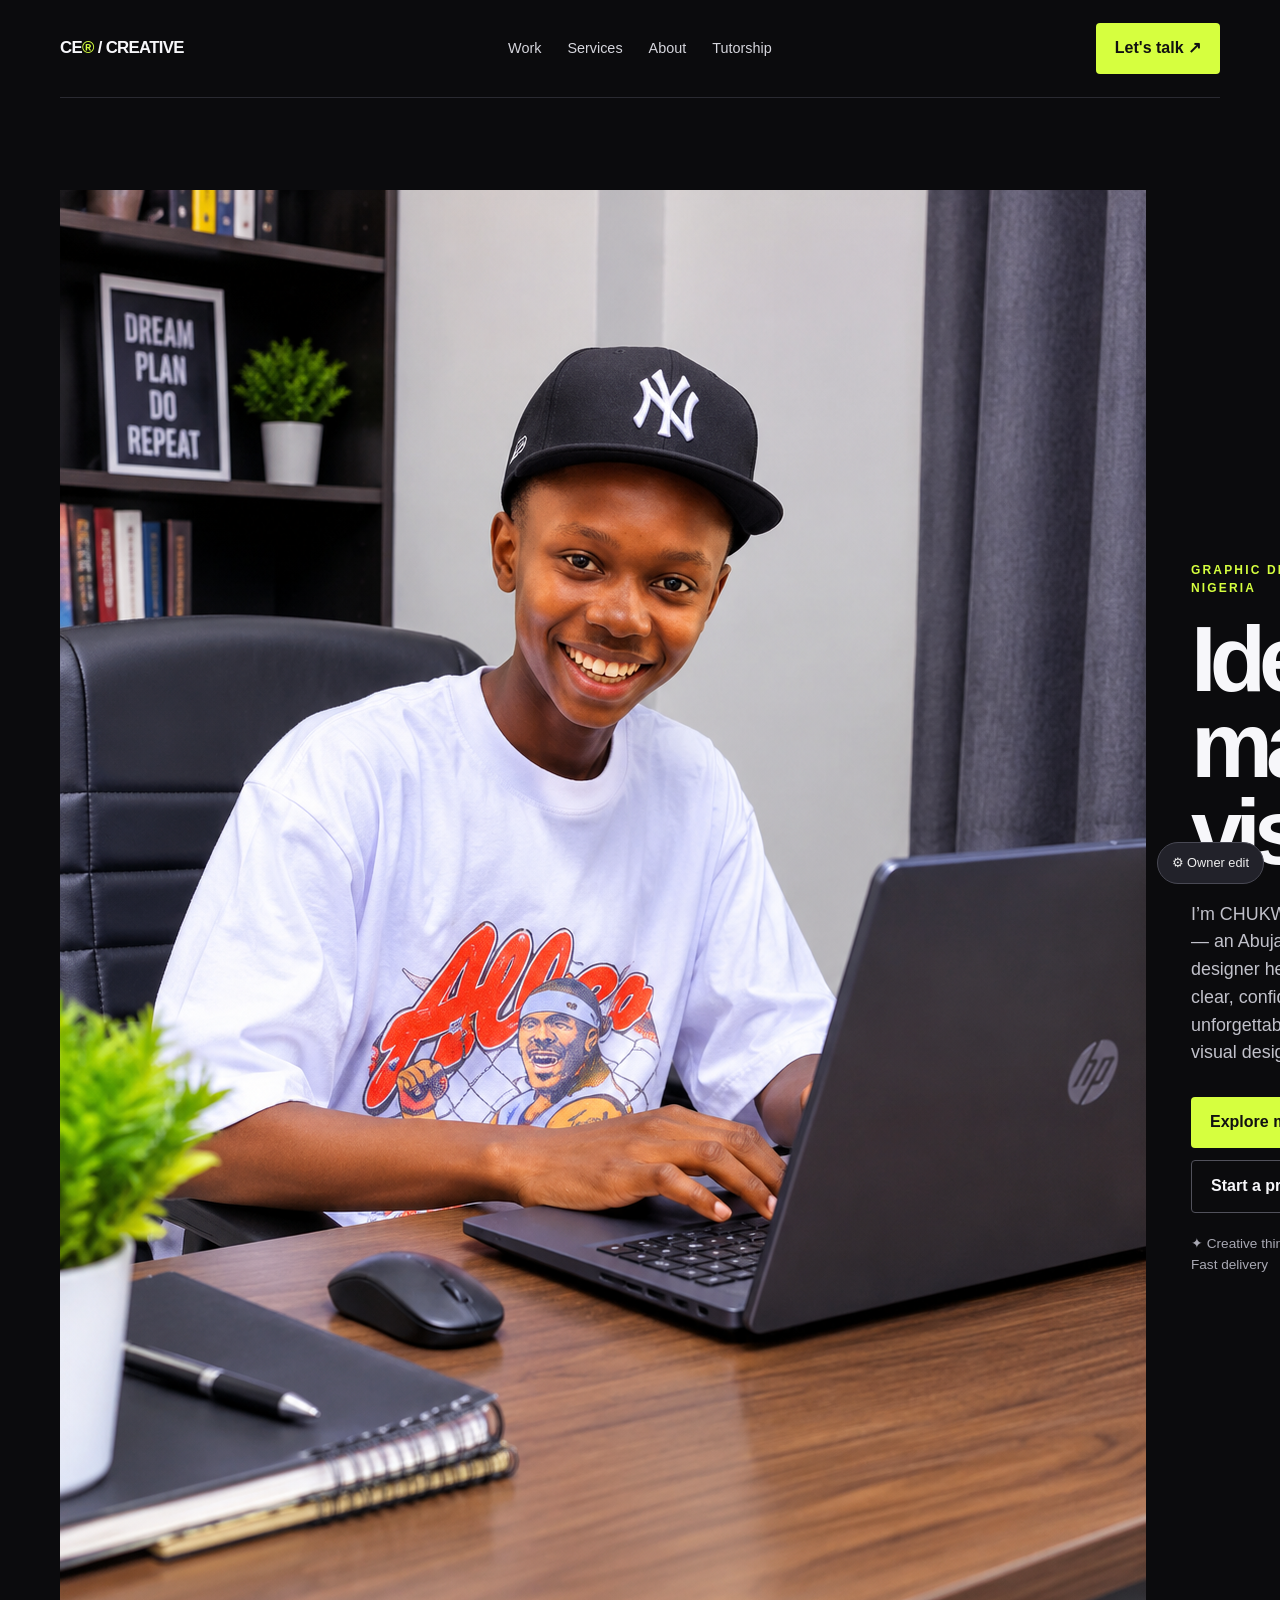
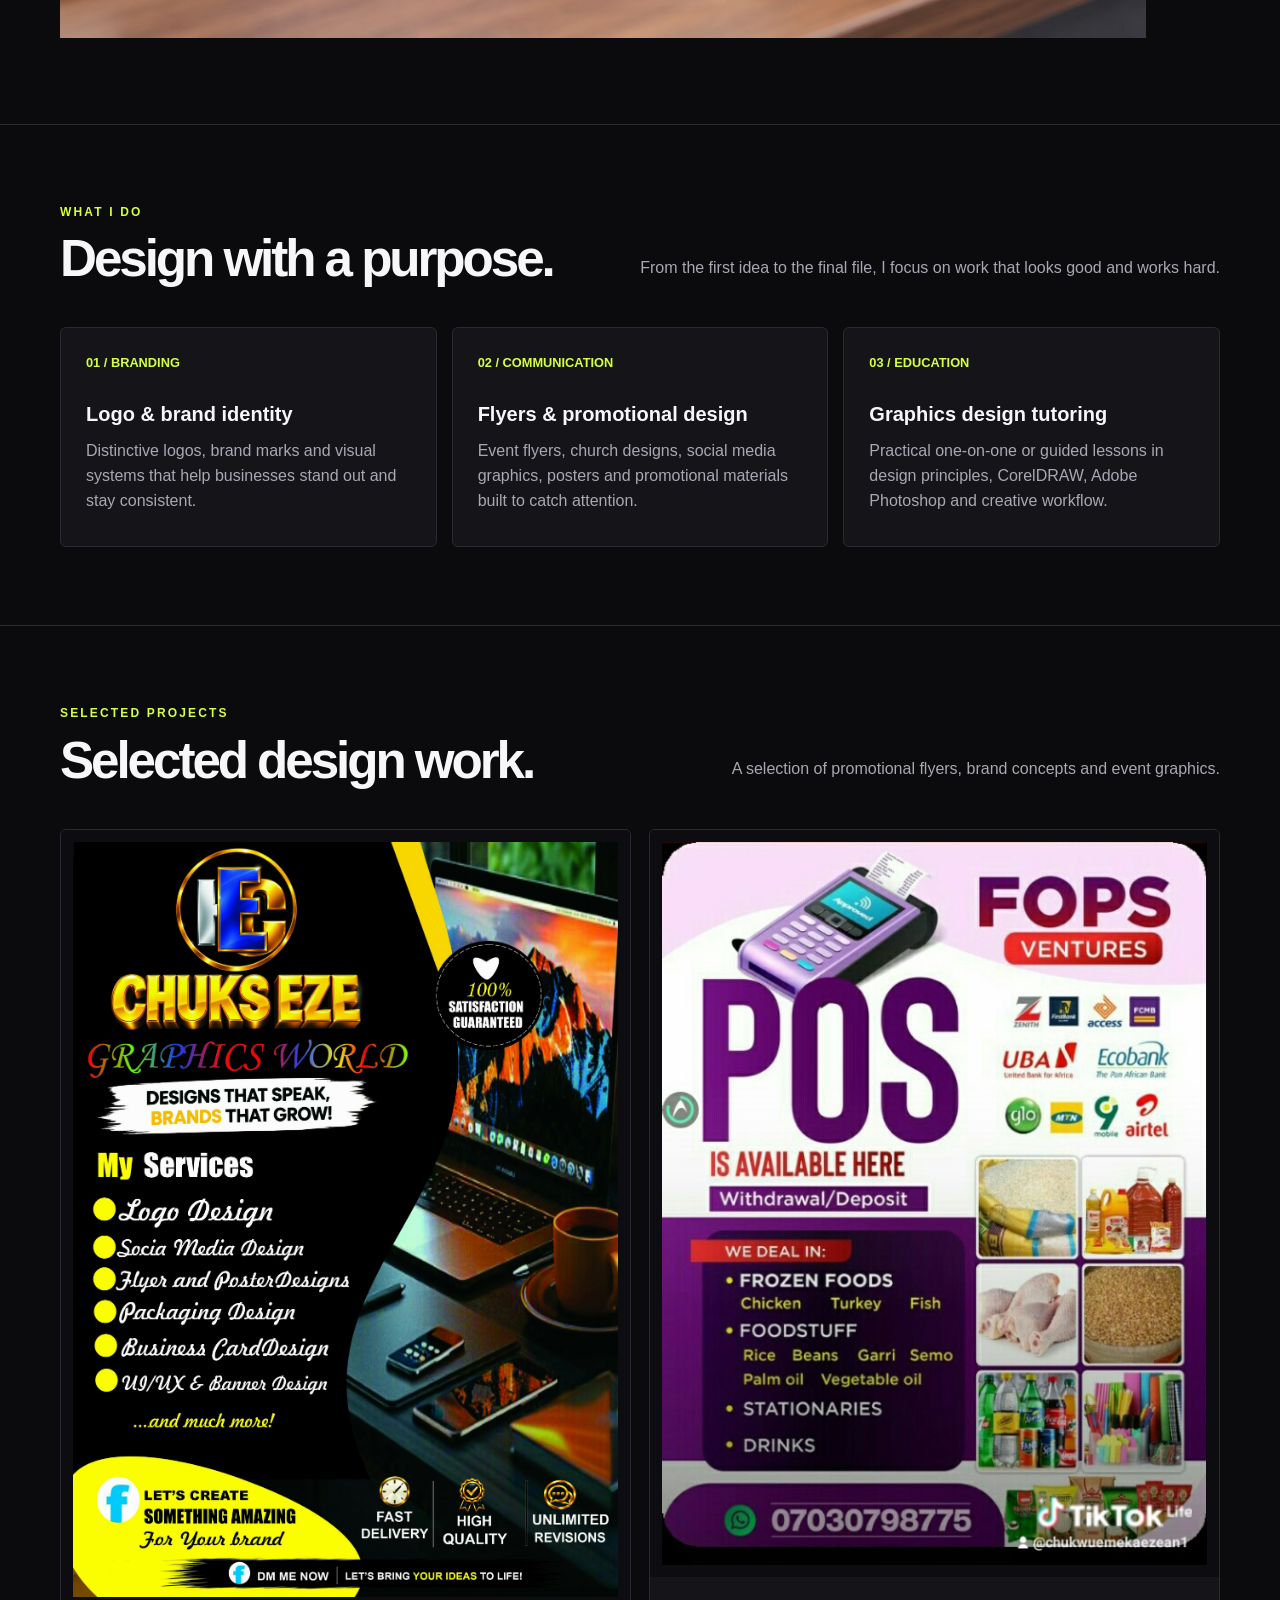
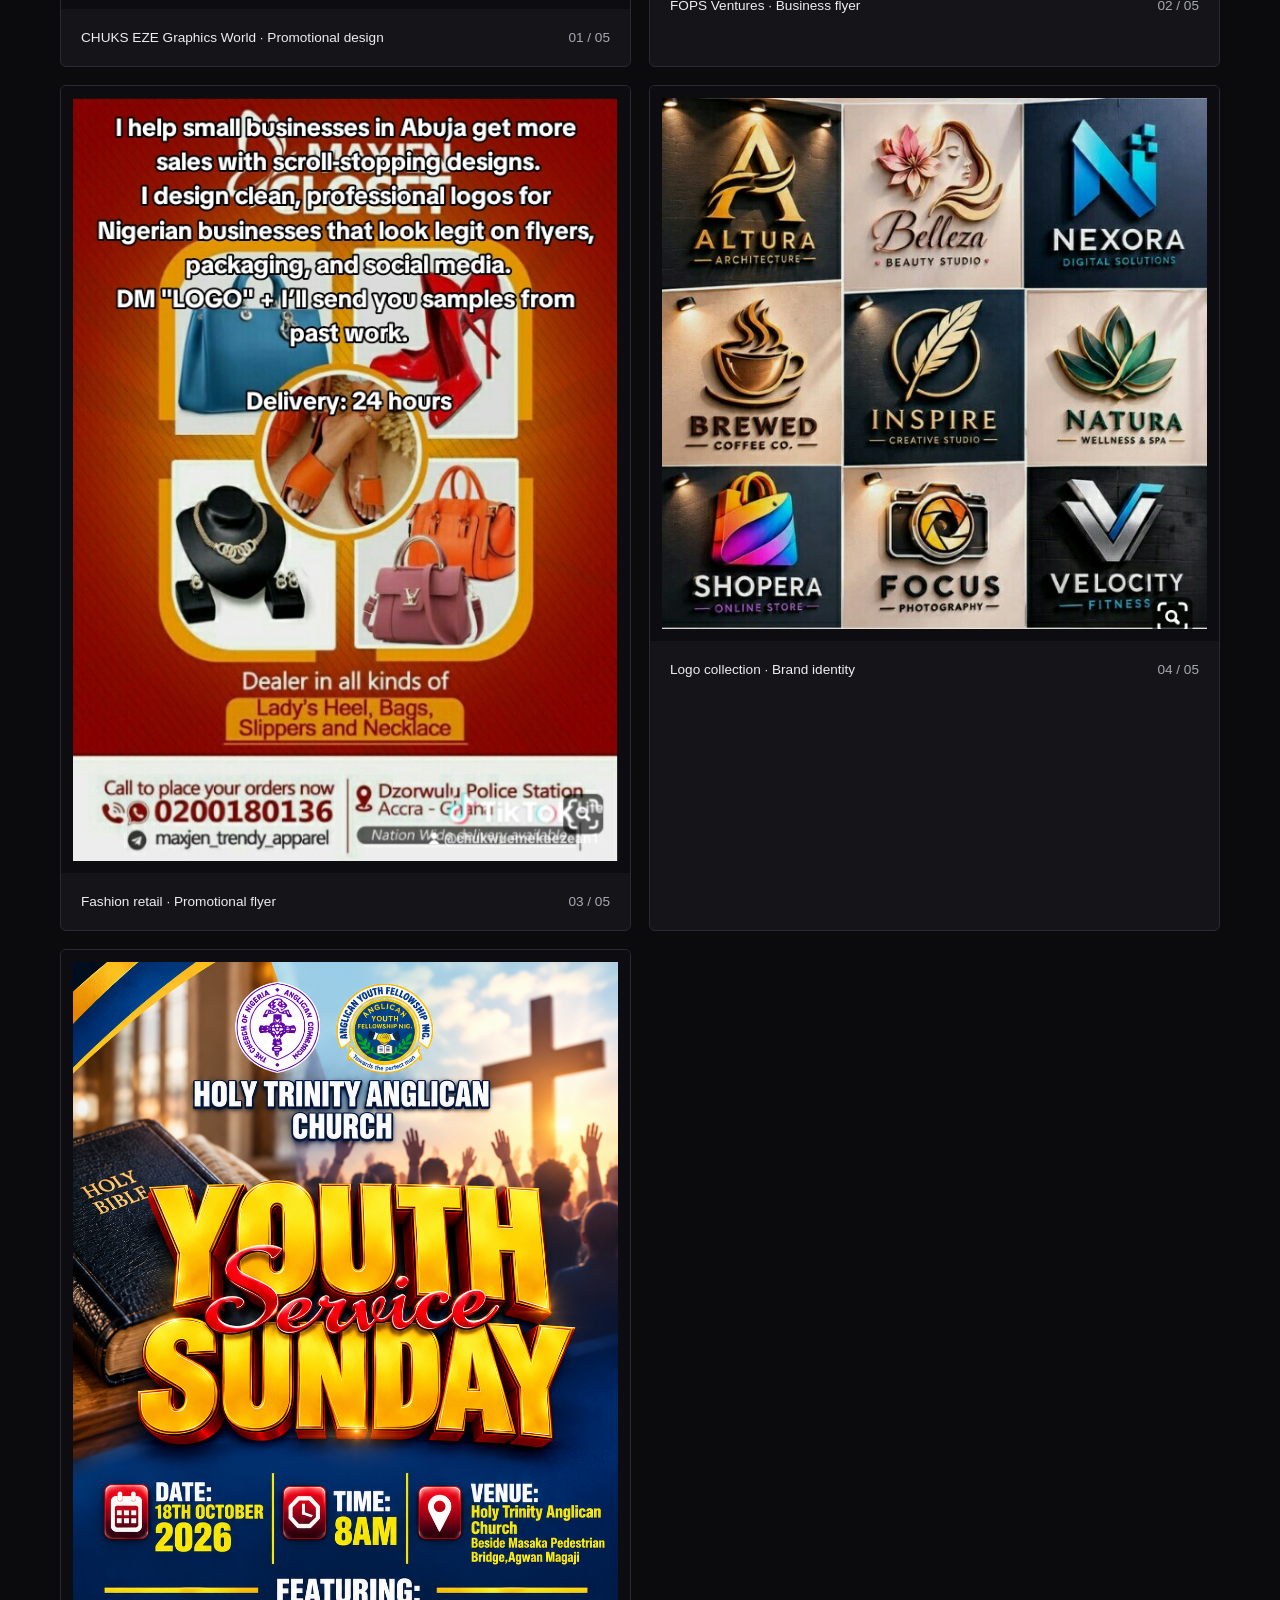
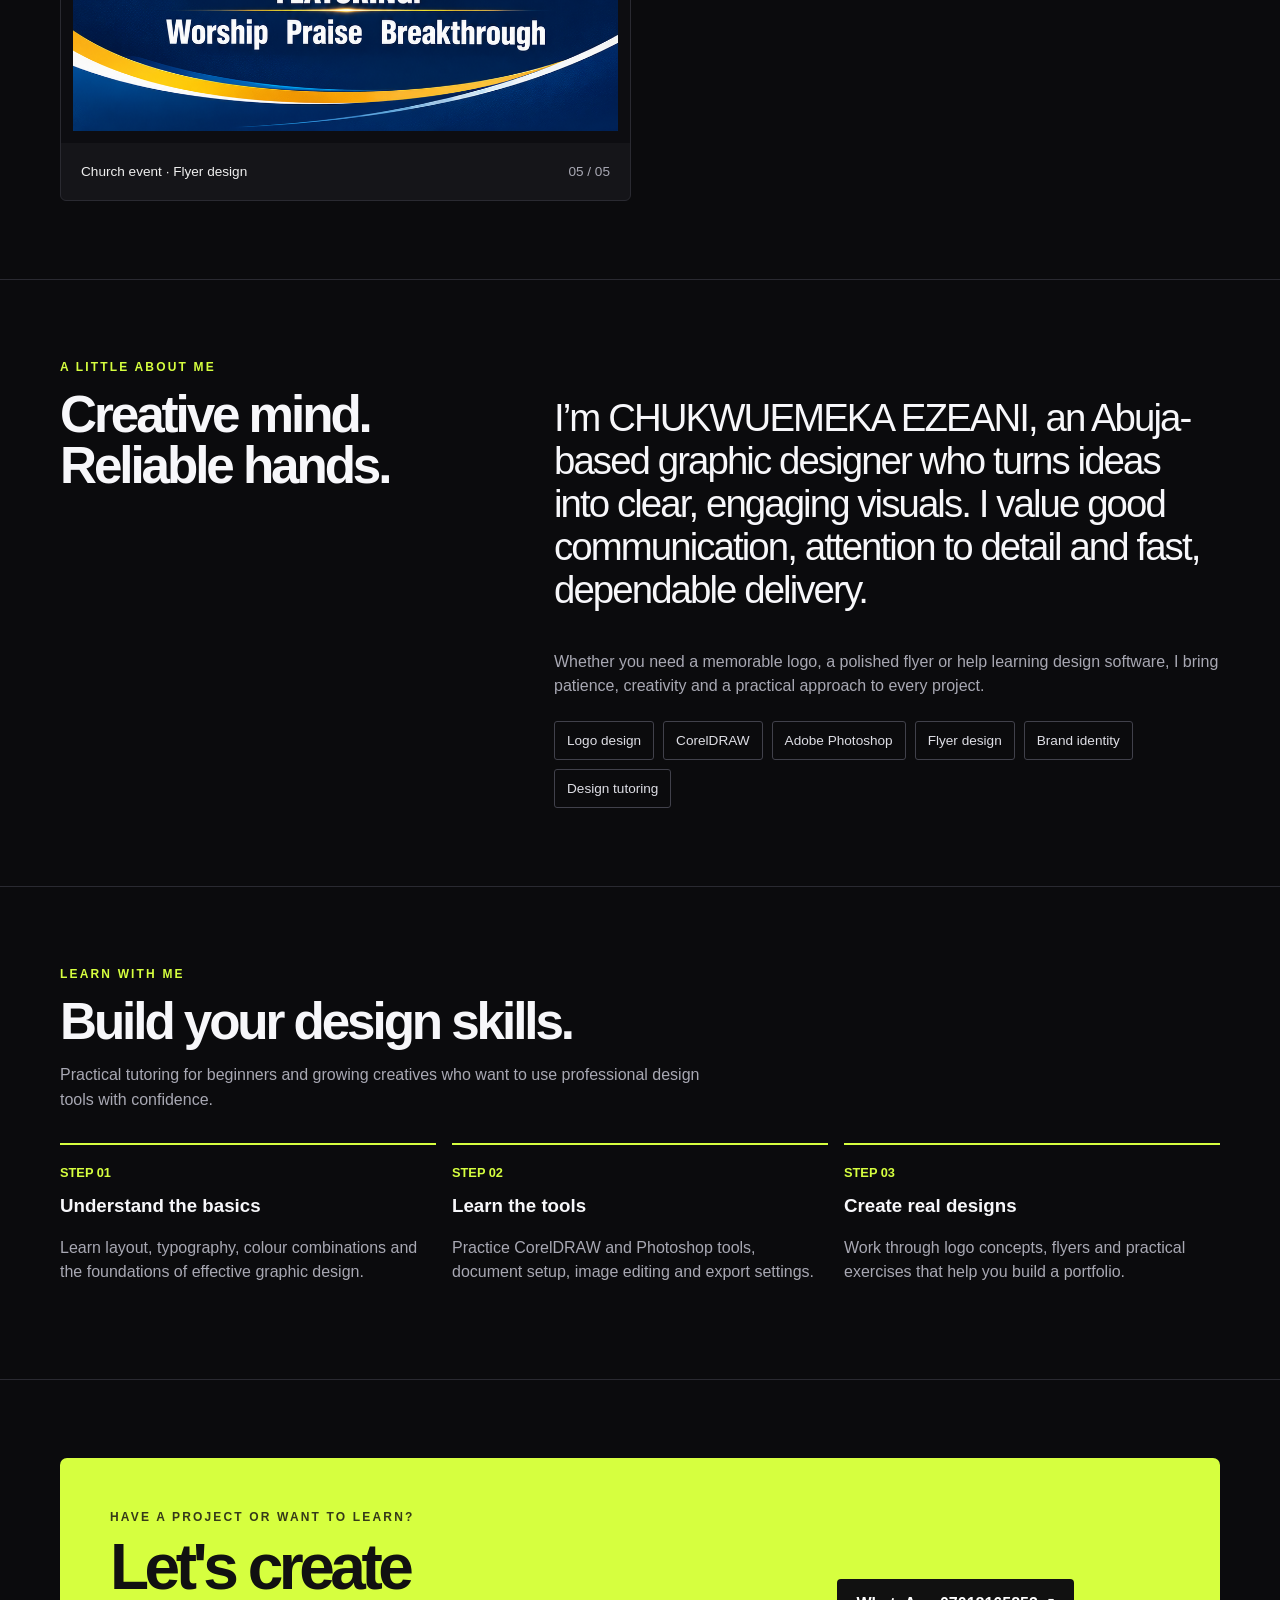
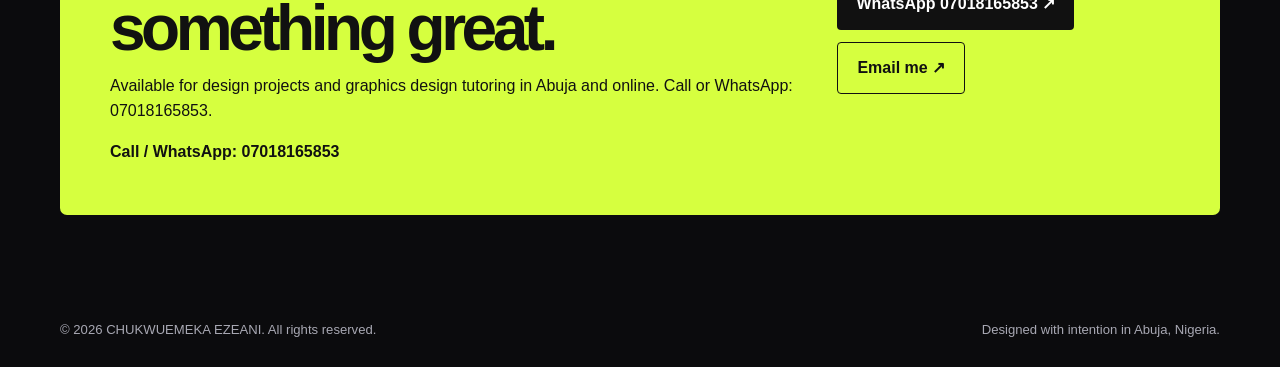
<file: index.html>
<!doctype html>
<html lang="en">
<head>
<meta charset="utf-8">
<meta name="viewport" content="width=device-width, initial-scale=1">
<meta name="description" content="CHUKS EZE GRAPHICS WORLD by CHUKWUEMEKA EZEANI. Graphic design, branding, flyers, posters and visual communication in Abuja, Nigeria.">
<title>CHUKS EZE GRAPHICS WORLD — CHUKWUEMEKA EZEANI</title>

<style>
:root{--bg:#0b0b0d;--panel:#151519;--muted:#a8a8b3;--text:#f7f7fa;--lime:#d6ff3f;--line:#2a2a31;--purple:#8c65ff}
*{box-sizing:border-box}
html{scroll-behavior:smooth}
body{margin:0;background:var(--bg);color:var(--text);font-family:Inter,Arial,Helvetica,sans-serif;line-height:1.55}
a{color:inherit;text-decoration:none}
button,input,textarea,select{font:inherit}
.wrap{width:min(1160px,92%);margin:auto}
.nav{display:flex;align-items:center;justify-content:space-between;padding:23px 0;border-bottom:1px solid var(--line)}
.brand{font-weight:900;letter-spacing:-.04em;font-size:1.05rem}
.brand span{color:var(--lime)}
.navlinks{display:flex;gap:26px;color:#d5d5dc;font-size:.9rem}
.navlinks a:hover{color:var(--lime)}
.pill{display:inline-flex;align-items:center;justify-content:center;gap:9px;background:var(--lime);color:#111;padding:13px 19px;border-radius:4px;font-weight:800;border:0;cursor:pointer}
.pill.dark{background:transparent;color:var(--text);border:1px solid #51515b}
.hero{padding:92px 0 78px;display:grid;grid-template-columns:1.12fr .88fr;gap:45px;align-items:center}
.eyebrow{color:var(--lime);text-transform:uppercase;font-size:.75rem;letter-spacing:.18em;font-weight:800}
.hero h1{font-size:clamp(3rem,7.2vw,6.5rem);line-height:.94;letter-spacing:-.075em;margin:19px 0 24px}
.hero h1 em{font-style:normal;color:var(--lime)}
.lead{font-size:1.12rem;color:#c1c1ca;max-width:560px}
.actions{display:flex;gap:12px;flex-wrap:wrap;margin-top:30px}
.hero-note{color:var(--muted);font-size:.85rem;margin-top:20px}
.visual{min-height:430px;position:relative;border-radius:8px;overflow:hidden;background:radial-gradient(circle at 72% 20%,#5d43ad 0,transparent 28%),linear-gradient(145deg,#24242b,#101014 70%);border:1px solid #303039;padding:28px;display:flex;align-items:end}
.visual:after{content:"CREATIVE • ABUJA";position:absolute;left:22px;top:22px;color:#ffffff9c;font-size:.68rem;letter-spacing:.22em;font-weight:800;writing-mode:vertical-rl;z-index:1}
.visual:before{content:"CE";position:absolute;right:-18px;top:-64px;font-size:19rem;font-weight:950;letter-spacing:-.13em;color:#ffffff0b}
.art-card{position:relative;z-index:1;width:100%;padding:25px;background:var(--lime);color:#101010;transform:rotate(-3deg);box-shadow:0 20px 60px #0008}
.art-card small{font-weight:800;letter-spacing:.14em}
.art-card strong{display:block;font-size:clamp(2rem,4vw,3.8rem);line-height:.9;letter-spacing:-.07em;margin:20px 0}
.art-card .mini{display:flex;justify-content:space-between;border-top:1px solid #1116;padding-top:12px;font-size:.75rem;font-weight:700}
.section{padding:78px 0;border-top:1px solid var(--line)}
.section-head{display:flex;justify-content:space-between;align-items:end;gap:24px;margin-bottom:31px}
.section h2{font-size:clamp(2rem,4vw,3.3rem);letter-spacing:-.06em;line-height:1;margin:12px 0}
.muted{color:var(--muted)}
.services{display:grid;grid-template-columns:repeat(3,1fr);gap:15px}
.service{background:var(--panel);border:1px solid var(--line);padding:25px;border-radius:6px;min-height:220px}
.num{color:var(--lime);font-size:.8rem;font-weight:800}
.service h3{font-size:1.25rem;margin:26px 0 9px}
.service p{color:var(--muted);margin:0}
.projects{display:grid;grid-template-columns:repeat(2,1fr);gap:18px}
.project{border:1px solid var(--line);background:var(--panel);border-radius:6px;overflow:hidden}
.project-image-link{display:flex;align-items:center;justify-content:center;height:auto;min-height:200px;padding:12px;background:#0d0d11;overflow:visible}
.project-image{display:block;width:100%;height:auto;max-width:100%;max-height:none;object-fit:contain;object-position:center center;transition:transform .35s ease}
.project-image-link:hover .project-image{transform:scale(1.01)}
.project-art{height:260px;padding:24px;display:flex;align-items:end;position:relative;overflow:hidden}
.project-art:after{content:"✳";position:absolute;left:22px;top:18px;font-size:2rem;opacity:.8}
.project-art:before{content:"";position:absolute;width:240px;height:240px;border:38px solid #ffffff30;border-radius:50%;right:-45px;top:-70px}
.project-art h3{position:relative;font-size:2.2rem;line-height:.94;letter-spacing:-.06em;max-width:300px;margin:0}
.project:nth-child(1) .project-art{background:#f0a63a;color:#19130a}
.project:nth-child(2) .project-art{background:#5d49d8;color:white}
.project:nth-child(3) .project-art{background:#e6e0d2;color:#1c1c1c}
.project:nth-child(4) .project-art{background:#1b7c68;color:#f4ffdb}
.project-art:after{content:"✳";position:absolute;right:22px;bottom:15px;font-size:3.5rem;line-height:1;color:#ffffff55}
.service{transition:transform .2s,border-color .2s}
.service:hover{transform:translateY(-4px);border-color:var(--lime)}
.pill{transition:transform .2s,filter .2s}
.pill:hover{transform:translateY(-2px);filter:brightness(1.06)}
.project-meta{padding:18px 20px;display:flex;justify-content:space-between;gap:10px;color:var(--muted);font-size:.85rem}
.project-meta span:first-child{color:#eee}
.project{transition:transform .2s,border-color .2s}
.project:hover{transform:translateY(-3px);border-color:#686873}
.about-grid{display:grid;grid-template-columns:.8fr 1.2fr;gap:50px}
.big-quote{font-size:clamp(1.6rem,3vw,2.6rem);line-height:1.12;letter-spacing:-.05em}
.skill-list{display:flex;gap:9px;flex-wrap:wrap;margin-top:22px}
.skill-list span{border:1px solid #41414b;padding:8px 12px;border-radius:3px;font-size:.85rem;color:#dedee5}
.steps{display:grid;grid-template-columns:repeat(3,1fr);gap:16px}
.step{border-top:2px solid var(--lime);padding-top:18px}
.step h3{margin:8px 0}
.step p{color:var(--muted)}
.contact{background:var(--lime);color:#111;padding:50px;border-radius:7px;display:flex;align-items:center;justify-content:space-between;gap:30px}
.contact h2{font-size:clamp(2.3rem,5vw,4.5rem);line-height:.95;letter-spacing:-.07em;margin:10px 0}
.contact .pill{background:#111;color:white}
.footer{padding:27px 0;display:flex;justify-content:space-between;gap:18px;color:var(--muted);font-size:.82rem}
.admin-trigger{position:fixed;bottom:16px;right:16px;z-index:10;background:#22222a;border:1px solid #494954;color:#eee;border-radius:100px;padding:10px 14px;font-size:.8rem;cursor:pointer}
.admin-panel{position:fixed;inset:0;z-index:20;background:#000b;display:none;align-items:center;justify-content:center;padding:18px}
.admin-box{background:#17171d;border:1px solid #454550;padding:25px;border-radius:8px;width:min(560px,100%);max-height:90vh;overflow:auto}
.admin-box h2{margin-top:0}
.admin-box label{display:block;margin:14px 0 6px;color:#d7d7de;font-size:.86rem}
.admin-box input,.admin-box textarea{width:100%;padding:11px;background:#0c0c10;color:white;border:1px solid #42424d;border-radius:4px}
.admin-box textarea{min-height:80px}
.admin-row{display:flex;gap:10px;flex-wrap:wrap;margin-top:16px}
.notice{font-size:.8rem;color:#bcbcc6;margin-top:12px}
.hidden{display:none!important}
@media(max-width:760px){
.navlinks{display:none}
.hero{grid-template-columns:1fr;padding:58px 0}
.visual{min-height:330px}
.services,.steps{grid-template-columns:1fr}
.projects{grid-template-columns:1fr}
.about-grid{grid-template-columns:1fr;gap:22px}
.section{padding:56px 0}
.section-head{align-items:start;flex-direction:column}
.contact{padding:28px;align-items:start;flex-direction:column}
.footer{flex-direction:column}
}
</style>
</head>

<body>
<header class="wrap">
<nav class="nav">
<a class="brand" href="#home">CE<span>®</span> / CREATIVE</a>
<div class="navlinks">
<a href="#work">Work</a>
<a href="#services">Services</a>
<a href="#about">About</a>
<a href="#training">Tutorship</a>
</div>
<a class="pill" href="#contact">Let's talk ↗</a>
</nav>
</header>

<main>
<section class="wrap hero" id="home">
    <div class="top-main-picture">
    <img src="images/Dream, Plan, Do, Repeat.png"
         alt="Dream Plan Do Repeat">
</div>
<div>
<div class="eyebrow">Graphic designer · Abuja, Nigeria</div>
<h1 id="heroTitle">Ideas made <em>visible.</em></h1>
<p class="lead" id="heroLead">I’m CHUKWUEMEKA EZEANI — a graphic designer helping brands look clear, confident and unforgettable through thoughtful visual design.</p>
<div class="actions">
<a class="pill" href="#work">Explore my work ↘</a>
<a class="pill dark" href="#contact">Start a project</a>
</div>
<div class="hero-note">✦ Creative thinking · Clean execution · Fast delivery</div>
</div>
</div>
</section>

<section class="section" id="services">
<div class="wrap">
<div class="section-head">
<div><div class="eyebrow">What I do</div><h2>Design with a purpose.</h2></div>
<p class="muted">From the first idea to the final file, I focus on work that looks good and works hard.</p>
</div>
<div class="services">
<article class="service"><div class="num">01 / BRANDING</div><h3>Logo & brand identity</h3><p>Distinctive logos, brand marks and visual systems that help businesses stand out and stay consistent.</p></article>
<article class="service"><div class="num">02 / COMMUNICATION</div><h3>Flyers & promotional design</h3><p>Event flyers, church designs, social media graphics, posters and promotional materials built to catch attention.</p></article>
<article class="service"><div class="num">03 / EDUCATION</div><h3>Graphics design tutoring</h3><p>Practical one-on-one or guided lessons in design principles, CorelDRAW, Adobe Photoshop and creative workflow.</p></article>
</div>
</div>
</section>

<section class="section" id="work">
<div class="wrap">
<div class="section-head">
<div><div class="eyebrow">Selected projects</div><h2>Selected design work.</h2></div>
<p class="muted">A selection of promotional flyers, brand concepts and event graphics.</p>
</div>

<div class="projects">

<article class="project">
<a class="project-image-link" href="images/chuks-eze-graphics-promo.jpg.JPG" target="_blank" rel="noreferrer">
<img class="project-image" src="images/chuks-eze-graphics-promo.jpg.JPG" alt="CHUKS EZE Graphics World promotional design" loading="lazy">
</a>
<div class="project-meta"><span>CHUKS EZE Graphics World · Promotional design</span><span>01 / 05</span></div>
</article>

<article class="project">
<a class="project-image-link" href="images/pos-ventures-flyer.jpg.jpeg" target="_blank" rel="noreferrer">
<img class="project-image" src="images/pos-ventures-flyer.jpg.jpeg" alt="POS Ventures business flyer" loading="lazy">
</a>
<div class="project-meta"><span>FOPS Ventures · Business flyer</span><span>02 / 05</span></div>
</article>

<article class="project">
<a class="project-image-link" href="images/fashion-promo-flyer.jpg.jpeg" target="_blank" rel="noreferrer">
<img class="project-image" src="images/fashion-promo-flyer.jpg.jpeg" alt="Fashion promotional flyer" loading="lazy">
</a>
<div class="project-meta"><span>Fashion retail · Promotional flyer</span><span>03 / 05</span></div>
</article>

<article class="project">
<a class="project-image-link" href="images/logo-design-showcase.jpg.JPG" target="_blank" rel="noreferrer">
<img class="project-image" src="images/logo-design-showcase.jpg.JPG" alt="Logo design showcase" loading="lazy">
</a>
<div class="project-meta"><span>Logo collection · Brand identity</span><span>04 / 05</span></div>
</article>

<article class="project">
<a class="project-image-link" href="images/church-youth-service-flyer.jpg.png" target="_blank" rel="noreferrer">
<img class="project-image" src="images/church-youth-service-flyer.jpg.png" alt="Church youth service flyer" loading="lazy">
</a>
<div class="project-meta"><span>Church event · Flyer design</span><span>05 / 05</span></div>
</article>

</div>
</div>
</section>

<section class="section" id="about">
<div class="wrap about-grid">
<div><div class="eyebrow">A little about me</div><h2>Creative mind.<br>Reliable hands.</h2></div>
<div>
<p class="big-quote" id="aboutText">I’m CHUKWUEMEKA EZEANI, an Abuja-based graphic designer who turns ideas into clear, engaging visuals. I value good communication, attention to detail and fast, dependable delivery.</p>
<p class="muted">Whether you need a memorable logo, a polished flyer or help learning design software, I bring patience, creativity and a practical approach to every project.</p>
<div class="skill-list">
<span>Logo design</span><span>CorelDRAW</span><span>Adobe Photoshop</span><span>Flyer design</span><span>Brand identity</span><span>Design tutoring</span>
</div>
</div>
</div>
</section>

<section class="section" id="training">
<div class="wrap">
<div class="eyebrow">Learn with me</div>
<h2>Build your design skills.</h2>
<p class="muted" style="max-width:650px;margin-bottom:30px">Practical tutoring for beginners and growing creatives who want to use professional design tools with confidence.</p>
<div class="steps">
<div class="step"><div class="num">STEP 01</div><h3>Understand the basics</h3><p>Learn layout, typography, colour combinations and the foundations of effective graphic design.</p></div>
<div class="step"><div class="num">STEP 02</div><h3>Learn the tools</h3><p>Practice CorelDRAW and Photoshop tools, document setup, image editing and export settings.</p></div>
<div class="step"><div class="num">STEP 03</div><h3>Create real designs</h3><p>Work through logo concepts, flyers and practical exercises that help you build a portfolio.</p></div>
</div>
</div>
</section>

<section class="section" id="contact">
<div class="wrap">
<div class="contact">
<div>
<div class="eyebrow" style="color:#353a18">Have a project or want to learn?</div>
<h2>Let's create<br>something great.</h2>
<p id="contactText">Available for design projects and graphics design tutoring in Abuja and online. Call or WhatsApp: 07018165853.</p>
<p style="font-weight:800;margin:12px 0 0">Call / WhatsApp: <a id="phoneText" href="tel:07018165853">07018165853</a></p>
</div>
<div class="actions" style="margin:0">
<a class="pill" id="whatsappLink" href="https://wa.me/2347018165853" target="_blank" rel="noreferrer">WhatsApp 07018165853 ↗</a>
<a class="pill" style="background:transparent;color:#111;border:1px solid #111" id="emailLink" href="mailto:">Email me ↗</a>
</div>
</div>
</div>
</section>
</main>

<footer class="wrap footer">
<span>© <span id="year"></span> CHUKWUEMEKA EZEANI. All rights reserved.</span>
<span>Designed with intention in Abuja, Nigeria.</span>
</footer>

<button class="admin-trigger" id="adminTrigger">⚙ Owner edit</button>

<div class="admin-panel" id="adminPanel">
<div class="admin-box">
<h2>Owner editing</h2>
<p class="muted">Update your headline, introduction and contact links. Changes are saved in this browser.</p>
<div id="loginArea">
<label for="adminPass">Owner password</label>
<input id="adminPass" type="password" placeholder="Enter the password you set">
<div class="admin-row">
<button class="pill" id="loginBtn">Unlock editor</button>
<button class="pill dark" id="closeBtn">Close</button>
</div>
<p class="notice">Security note: this preview does not have secure password authentication. Do not use it to protect a live website, and never put your real password in this HTML file.</p>
</div>

<div id="editArea" class="hidden">
<label>Hero headline</label><input id="editTitle">
<label>Introduction</label><textarea id="editLead"></textarea>
<label>About text</label><textarea id="editAbout"></textarea>
<label>Contact note</label><input id="editContact">
<label>WhatsApp number (international format, digits only)</label><input id="editWhats">
<label>Contact email</label><input id="editEmail" type="email">
<div class="admin-row">
<button class="pill" id="saveBtn">Save changes</button>
<button class="pill dark" id="resetBtn">Reset defaults</button>
<button class="pill dark" id="logoutBtn">Lock editor</button>
<button class="pill dark" id="closeBtn2">Close</button>
</div>
<p class="notice">Important: this local preview editor is not password-protected and does not secure a public website. Local edits do not sync across devices.</p>
</div>
</div>
</div>

<script>
const defaults={
title:"Ideas made visible.",
lead:"I’m CHUKWUEMEKA EZEANI — an Abuja-based graphic designer helping brands look clear, confident and unforgettable through thoughtful visual design.",
about:"I’m CHUKWUEMEKA EZEANI, an Abuja-based graphic designer who turns ideas into clear, engaging visuals. I value good communication, attention to detail and fast, dependable delivery.",
contact:"Available for design projects and graphics design tutoring in Abuja and online. Call or WhatsApp: 07018165853.",
whats:"2347018165853",
email:"chukwuemekaezeani51@gmail.com"
};

const $=id=>document.getElementById(id);
let saved={...defaults};

try{
saved={...defaults,...JSON.parse(localStorage.getItem("cePortfolioContent")||"{}")}
}catch(e){}

function render(){
$("heroTitle").textContent=saved.title;
$("heroLead").textContent=saved.lead;
$("aboutText").textContent=saved.about;
$("contactText").textContent=saved.contact;
$("whatsappLink").href=saved.whats?"https://wa.me/"+saved.whats:"https://wa.me/";
$("whatsappLink").textContent=saved.whats?"WhatsApp "+(saved.whats.startsWith("234")?"0"+saved.whats.slice(3):saved.whats)+" ↗":"WhatsApp me ↗";
$("emailLink").href=saved.email?"mailto:"+saved.email:"mailto:";
if($("phoneText"))$("phoneText").href="tel:07018165853";
$("year").textContent=new Date().getFullYear();
}

function fillEditor(){
$("editTitle").value=saved.title;
$("editLead").value=saved.lead;
$("editAbout").value=saved.about;
$("editContact").value=saved.contact;
$("editWhats").value=saved.whats;
$("editEmail").value=saved.email;
}

$("adminTrigger").onclick=()=>{
$("adminPanel").style.display="flex";
$("loginArea").classList.remove("hidden");
$("editArea").classList.add("hidden");
};

$("closeBtn").onclick=$("closeBtn2").onclick=()=>$("adminPanel").style.display="none";

$("loginBtn").onclick=()=>{
alert("Secure sign-in has not been connected in this preview yet. Do not enter a real password here.");
};

$("saveBtn").onclick=()=>{
saved={
title:$("editTitle").value.trim()||defaults.title,
lead:$("editLead").value.trim()||defaults.lead,
about:$("editAbout").value.trim()||defaults.about,
contact:$("editContact").value.trim()||defaults.contact,
whats:$("editWhats").value.replace(/\D/g,""),
email:$("editEmail").value.trim()
};
localStorage.setItem("cePortfolioContent",JSON.stringify(saved));
render();
alert("Saved in this browser.");
};

$("resetBtn").onclick=()=>{
saved={...defaults};
localStorage.removeItem("cePortfolioContent");
fillEditor();
render();
};

$("logoutBtn").onclick=()=>{
$("editArea").classList.add("hidden");
$("loginArea").classList.remove("hidden");
};

render();
</script>
</body>
</html>
</file>
